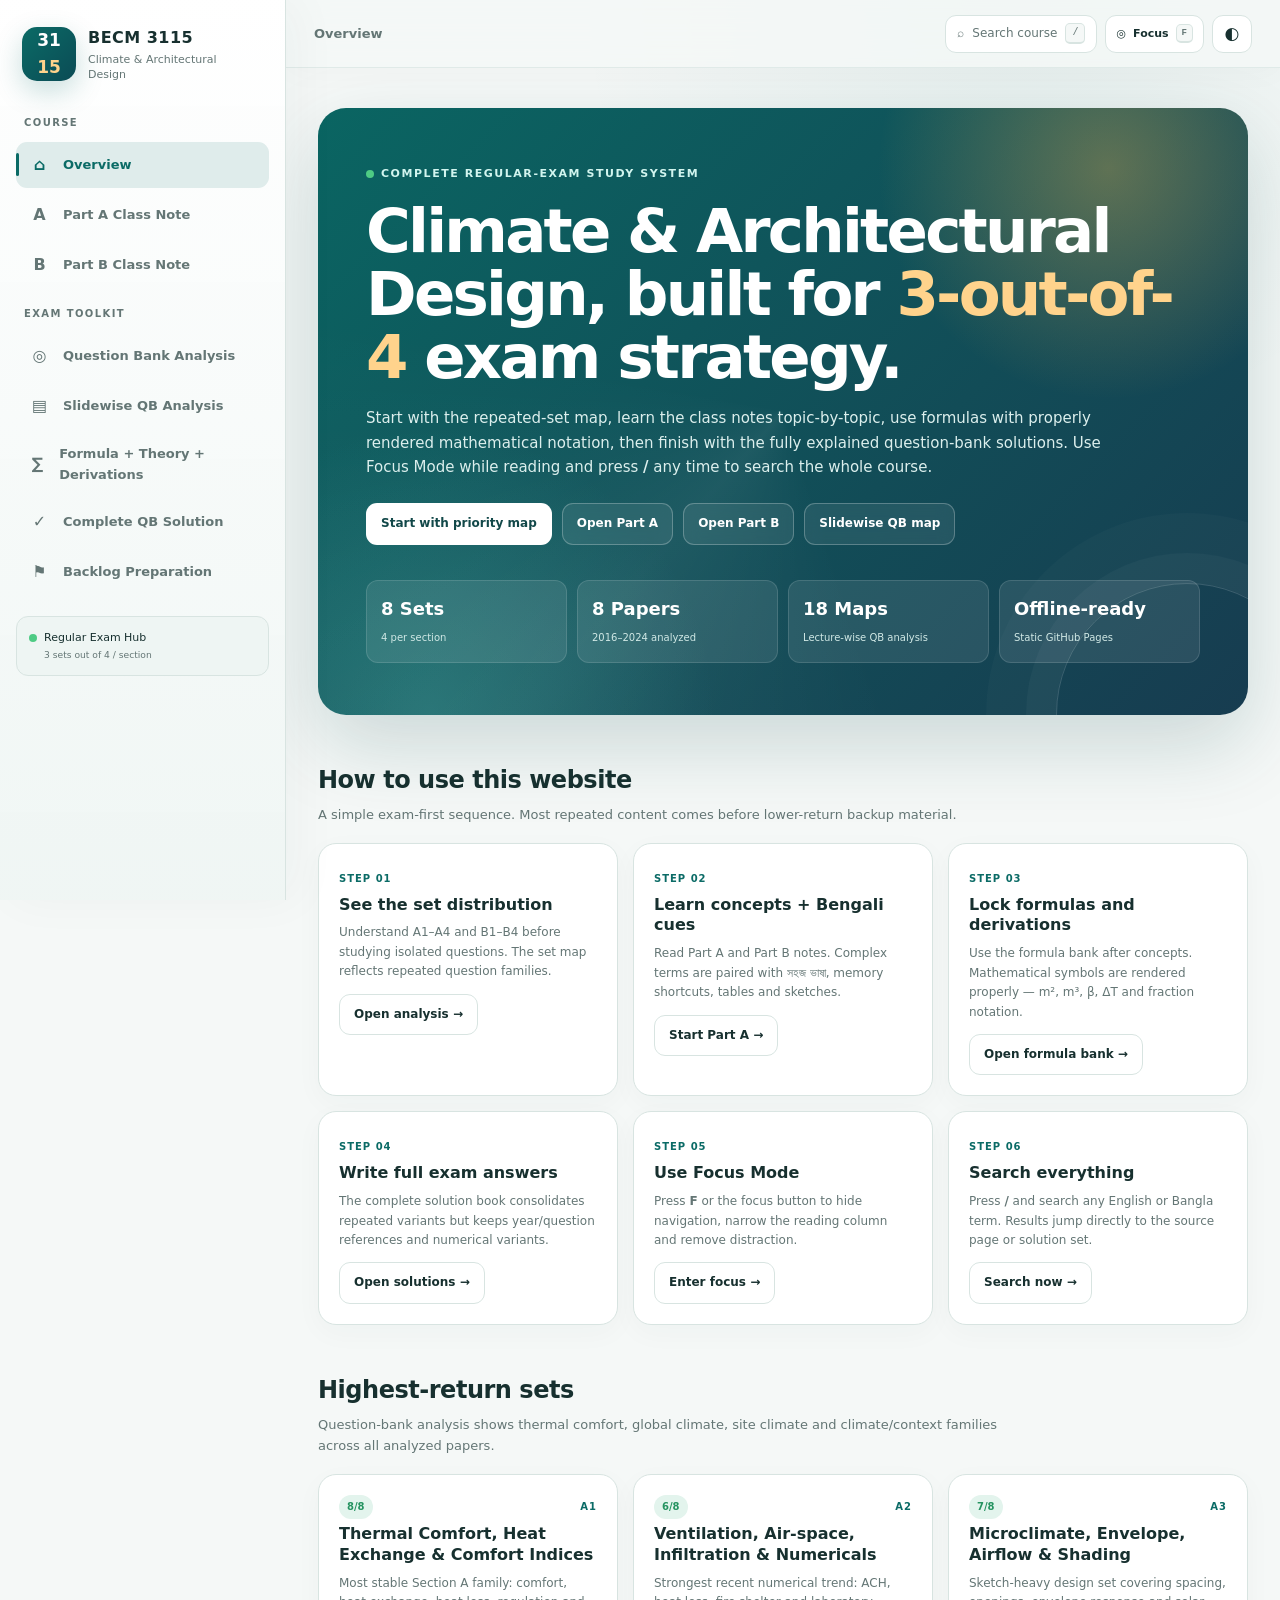
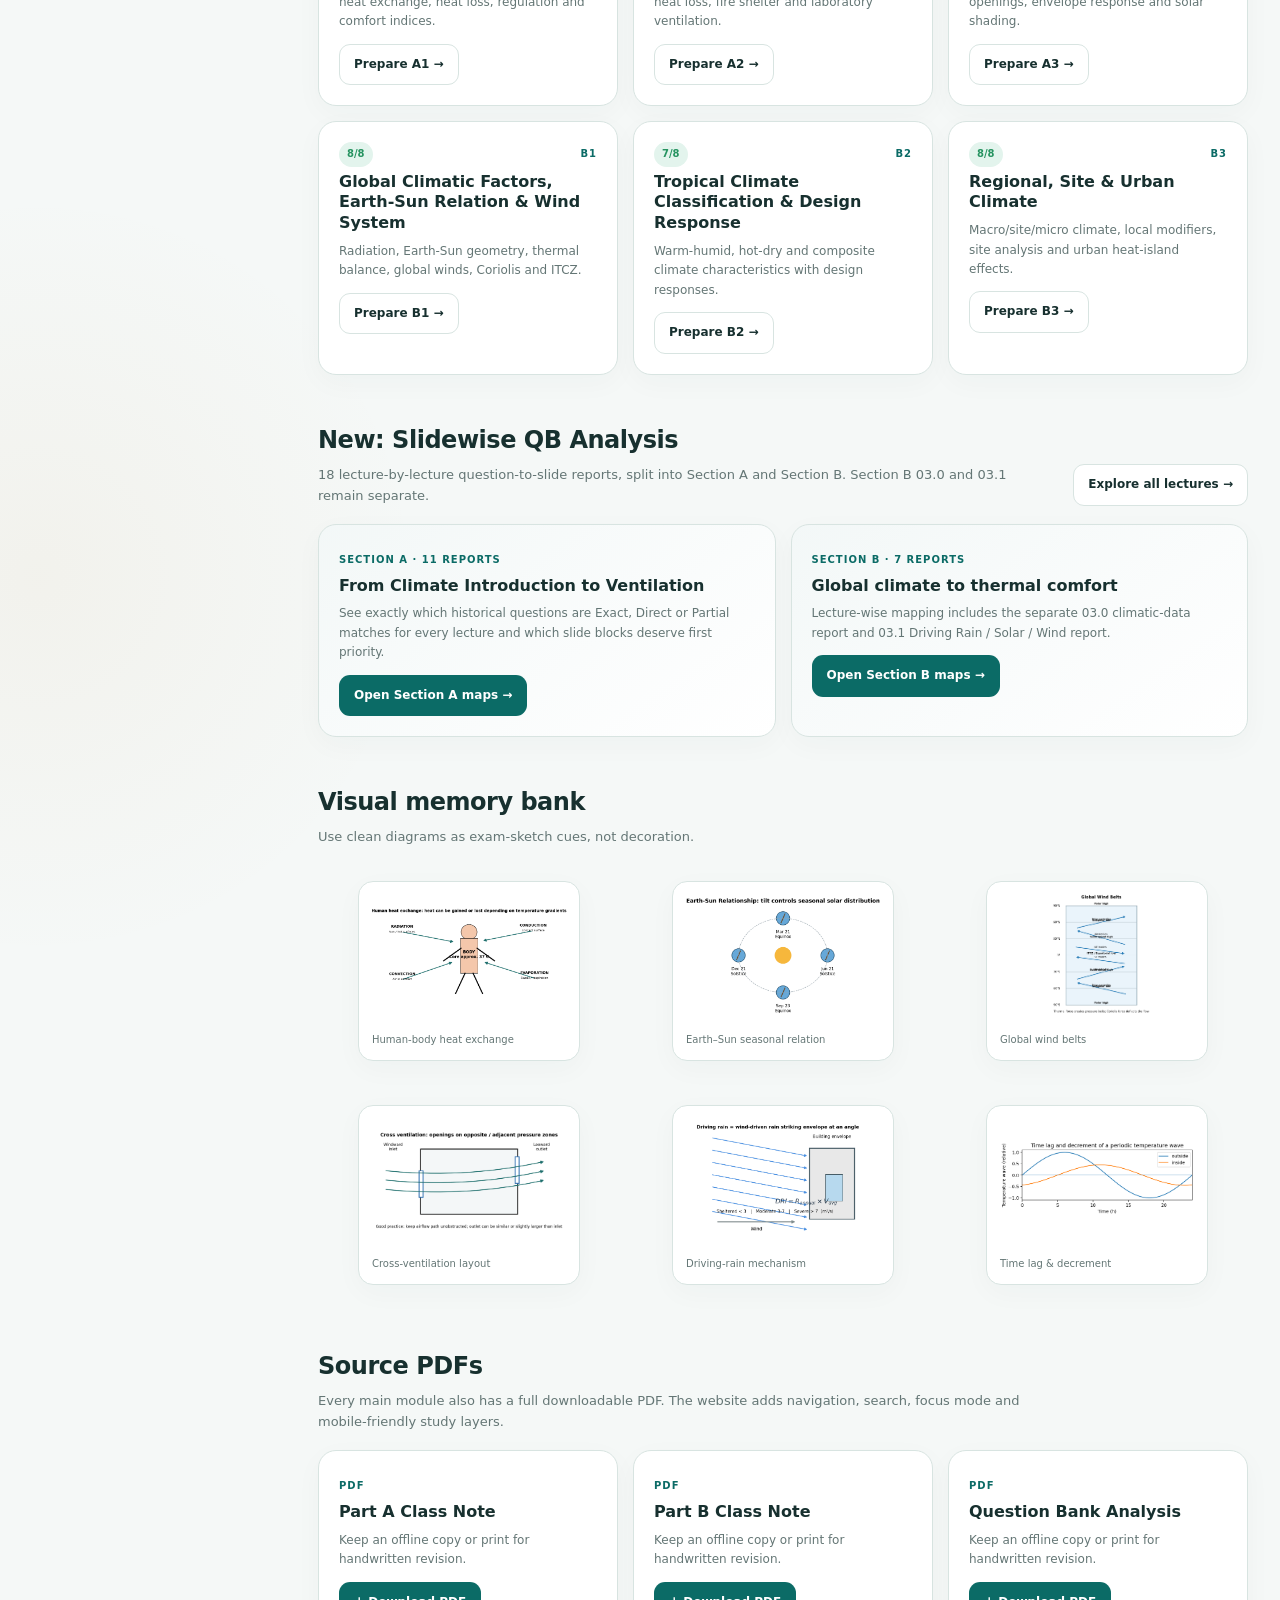
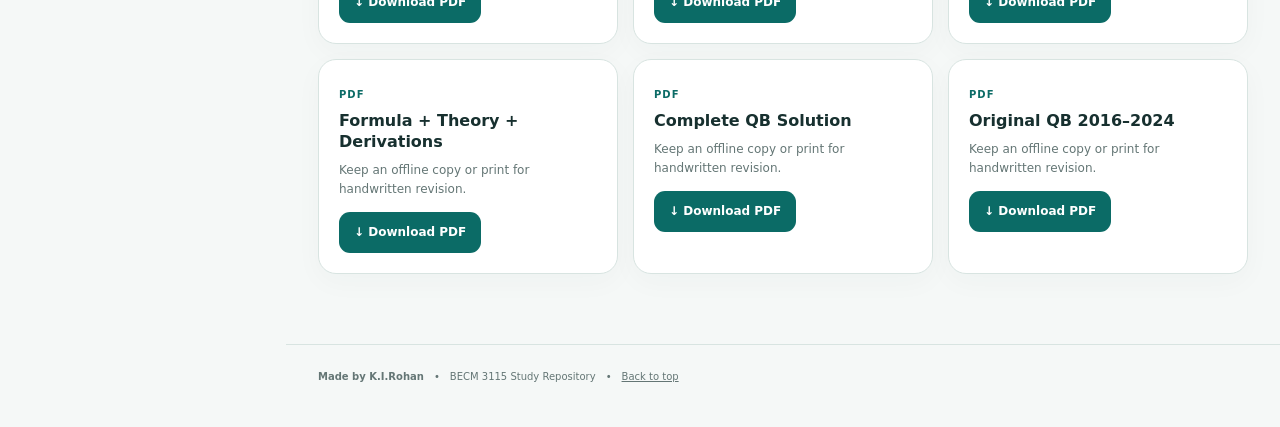
<file: index.html>
<!doctype html>
<html lang="en" data-theme="light">
<head>
<meta charset="utf-8"><meta name="viewport" content="width=device-width,initial-scale=1,viewport-fit=cover">
<meta name="theme-color" content="#0b6b66"><meta name="description" content="BECM 3115 Climate & Architectural Design — complete exam-focused learning website with class notes, set-wise and slidewise question-bank analysis, formulas, derivations and complete solutions.">
<title>BECM 3115 — Climate & Architectural Design</title>
<link rel="icon" href="assets/img/favicon.svg" type="image/svg+xml">
<link rel="manifest" href="manifest.webmanifest"><link rel="stylesheet" href="assets/css/styles.css">
</head>
<body>
<div id="appShell">
  <div id="readingProgress"></div>
  <aside class="sidebar" id="sidebar" aria-label="Course navigation">
    <a class="brand" href="#home"><span class="brandMark">31<span>15</span></span><span><b>BECM 3115</b><small>Climate & Architectural Design</small></span></a>
    <nav id="navList"></nav>
    <div class="sideFoot"><span class="pulseDot"></span><span>Regular Exam Hub</span><small>3 sets out of 4 / section</small></div>
  </aside>
  <div class="scrim" id="scrim"></div>
  <main class="main">
    <header class="topbar">
      <button class="iconBtn mobileOnly" id="menuBtn" aria-label="Open navigation">☰</button>
      <div class="crumb" id="crumb">Course Overview</div>
      <div class="topActions">
        <button class="searchBtn" id="openSearch"><span>⌕</span><span class="searchLabel">Search course</span><kbd>/</kbd></button>
        <button class="focusToggle" id="focusBtn" title="Focus mode (F)" aria-label="Toggle focus mode" aria-pressed="false"><span class="focusGlyph">◎</span><span class="focusLabel">Focus</span><kbd>F</kbd></button>
        <button class="iconBtn" id="themeBtn" title="Light/Dark mode" aria-label="Toggle theme">◐</button>
      </div>
    </header>
    <div id="view" class="view" aria-live="polite"></div>
    <footer><b>Made by K.I.Rohan</b><span>•</span><span>BECM 3115 Study Repository</span><span>•</span><a href="#home">Back to top</a></footer>
  </main>
</div>
<div class="focusDock" id="focusDock" aria-hidden="true">
  <div class="focusDockState"><span class="focusDot"></span><span><b>Focus mode</b><small>Distraction-free reading</small></span></div>
  <div class="focusDockTools">
    <button id="focusSmaller" title="Smaller reading text" aria-label="Smaller reading text">A−</button>
    <button id="focusReset" title="Reset reading text" aria-label="Reset reading text">A</button>
    <button id="focusLarger" title="Larger reading text" aria-label="Larger reading text">A+</button>
    <button id="focusSearch" title="Search course" aria-label="Search course">⌕</button>
    <button class="focusExit" id="exitFocus" title="Exit focus mode">Exit <kbd>F</kbd></button>
  </div>
</div>
<div class="searchOverlay" id="searchOverlay" hidden>
  <div class="searchPanel" role="dialog" aria-modal="true" aria-label="Course search">
    <div class="searchHead"><span>⌕</span><input id="searchInput" autocomplete="off" placeholder="Search heat balance, DRI, ventilation, KHANA…"><button id="closeSearch">Esc</button></div>
    <div class="searchMeta" id="searchMeta">Type at least 2 characters. Bengali and English terms are supported.</div>
    <div class="searchResults" id="searchResults"></div>
  </div>
</div>
<noscript><div style="padding:2rem;font-family:sans-serif">This study site needs JavaScript for search, routing and focus mode. PDFs are available inside <code>assets/pdfs/</code>.</div></noscript>
<script src="assets/js/app.js" defer></script>
</body></html>
</file>
<file: assets/css/styles.css>
:root{--bg:#f5f8f7;--surface:#fff;--surface2:#eef5f3;--text:#17302f;--muted:#647675;--line:#d8e4e1;--brand:#0b6b66;--brand2:#16857d;--gold:#b77a23;--red:#aa4e44;--navy:#183b50;--shadow:0 18px 46px rgba(15,60,57,.08);--radius:18px;--sidebar:286px;--focus-width:900px;--ease:cubic-bezier(.2,.8,.2,1)}
html[data-theme="dark"]{--bg:#0c1515;--surface:#111e1e;--surface2:#162727;--text:#e7f1ef;--muted:#98adaa;--line:#29413e;--brand:#4fc1b6;--brand2:#76d4cb;--gold:#e6ad59;--red:#dd7d73;--navy:#9cc8df;--shadow:0 18px 46px rgba(0,0,0,.28)}
*{box-sizing:border-box}html{scroll-behavior:smooth}body{margin:0;background:var(--bg);color:var(--text);font-family:Inter,ui-sans-serif,system-ui,-apple-system,"Segoe UI","Noto Sans Bengali",sans-serif;line-height:1.62;text-rendering:optimizeLegibility}a{color:inherit}button,input{font:inherit}.main{margin-left:var(--sidebar);min-height:100vh}.sidebar{position:fixed;z-index:30;inset:0 auto 0 0;width:var(--sidebar);padding:20px 16px;background:color-mix(in srgb,var(--surface) 96%,transparent);border-right:1px solid var(--line);backdrop-filter:blur(18px);overflow:auto}.brand{display:flex;align-items:center;gap:12px;text-decoration:none;padding:5px 6px 18px}.brandMark{display:grid;place-items:center;width:54px;height:54px;border-radius:15px;background:linear-gradient(135deg,var(--brand),#0b4b55);color:white;font-weight:900;font-size:17px;box-shadow:0 10px 28px rgba(11,107,102,.22)}.brandMark span{color:#ffd38c}.brand b{display:block;letter-spacing:.03em}.brand small{display:block;color:var(--muted);font-size:11px;max-width:160px;line-height:1.35;margin-top:2px}.sidebar nav{display:grid;gap:4px}.navLink{display:flex;gap:11px;align-items:center;padding:10px 11px;border-radius:11px;text-decoration:none;color:var(--muted);font-size:13px;font-weight:650;transition:.2s var(--ease)}.navLink .nicon{width:25px;text-align:center;font-size:16px}.navLink:hover{background:var(--surface2);color:var(--text);transform:translateX(2px)}.navLink.active{background:color-mix(in srgb,var(--brand) 13%,var(--surface));color:var(--brand)}.navSep{margin:14px 8px 7px;color:var(--muted);font-size:10px;font-weight:800;text-transform:uppercase;letter-spacing:.14em}.sideFoot{margin-top:22px;border:1px solid var(--line);padding:12px;border-radius:12px;background:var(--surface2);font-size:11px;display:grid;grid-template-columns:auto 1fr;gap:1px 7px;align-items:center}.sideFoot small{grid-column:2;color:var(--muted)}.pulseDot{width:8px;height:8px;background:#4ecb84;border-radius:50%;box-shadow:0 0 0 0 rgba(78,203,132,.5);animation:pulse 2s infinite}.topbar{height:68px;position:sticky;top:0;z-index:20;display:flex;align-items:center;justify-content:space-between;padding:0 28px;background:color-mix(in srgb,var(--bg) 82%,transparent);border-bottom:1px solid color-mix(in srgb,var(--line) 70%,transparent);backdrop-filter:blur(18px)}.crumb{font-size:13px;font-weight:750;color:var(--muted)}.topActions{display:flex;gap:8px;align-items:center}.iconBtn,.searchBtn{border:1px solid var(--line);background:var(--surface);color:var(--text);border-radius:11px;min-height:38px;cursor:pointer;transition:.2s var(--ease)}.iconBtn{width:40px;font-size:17px}.iconBtn:hover,.searchBtn:hover{transform:translateY(-1px);box-shadow:var(--shadow);border-color:color-mix(in srgb,var(--brand) 35%,var(--line))}.searchBtn{padding:0 11px;display:flex;gap:8px;align-items:center;color:var(--muted);font-size:12px}.searchBtn kbd{font-size:10px;border:1px solid var(--line);border-bottom-width:2px;padding:1px 6px;border-radius:5px;background:var(--bg)}.view{max-width:1280px;margin:0 auto;padding:40px 32px 70px;animation:fade .35s var(--ease)}.hero{position:relative;overflow:hidden;padding:52px 48px;border-radius:28px;background:radial-gradient(circle at 85% 10%,rgba(240,180,77,.35),transparent 24%),radial-gradient(circle at 12% 100%,rgba(73,188,174,.28),transparent 28%),linear-gradient(135deg,#0a6562,#173c50);color:white;box-shadow:0 30px 80px rgba(10,70,70,.18)}.hero:after{content:"";position:absolute;width:260px;height:260px;border:1px solid rgba(255,255,255,.16);border-radius:50%;right:-70px;bottom:-130px;box-shadow:0 0 0 30px rgba(255,255,255,.03),0 0 0 70px rgba(255,255,255,.02)}.eyebrow{display:inline-flex;align-items:center;gap:7px;font-size:11px;text-transform:uppercase;letter-spacing:.14em;font-weight:850;color:#d2f5ef}.hero h1{font-size:clamp(32px,5vw,61px);line-height:1.03;letter-spacing:-.045em;margin:14px 0 18px;max-width:830px}.hero p{max-width:760px;color:#dcefed;font-size:15px}.heroActions,.pageActions{display:flex;gap:10px;flex-wrap:wrap;margin-top:24px}.btn{display:inline-flex;align-items:center;justify-content:center;gap:8px;border-radius:11px;padding:10px 14px;border:1px solid transparent;text-decoration:none;font-weight:750;font-size:12px;cursor:pointer;transition:.2s var(--ease)}.btn.primary{background:white;color:#124849}.btn.secondary{background:rgba(255,255,255,.08);color:white;border-color:rgba(255,255,255,.25)}.btn.brand{background:var(--brand);color:#fff}.btn.ghost{background:var(--surface);border-color:var(--line);color:var(--text)}.btn:hover{transform:translateY(-2px);box-shadow:0 12px 30px rgba(0,0,0,.12)}.heroStats{display:grid;grid-template-columns:repeat(4,minmax(0,1fr));gap:10px;margin-top:35px;max-width:850px}.heroStat{padding:13px 14px;background:rgba(255,255,255,.09);border:1px solid rgba(255,255,255,.13);border-radius:12px}.heroStat b{display:block;font-size:18px}.heroStat span{font-size:10px;color:#d0e8e5}.sectionHead{display:flex;gap:18px;justify-content:space-between;align-items:end;margin:46px 0 18px}.sectionHead h2{font-size:24px;letter-spacing:-.02em;margin:0}.sectionHead p{margin:4px 0 0;color:var(--muted);font-size:13px;max-width:720px}.grid{display:grid;grid-template-columns:repeat(3,minmax(0,1fr));gap:15px}.grid.two{grid-template-columns:repeat(2,minmax(0,1fr))}.card{border:1px solid var(--line);background:var(--surface);border-radius:var(--radius);padding:20px;box-shadow:0 8px 30px rgba(13,60,57,.035);transition:.25s var(--ease);position:relative;overflow:hidden}.card:hover{transform:translateY(-3px);box-shadow:var(--shadow);border-color:color-mix(in srgb,var(--brand) 32%,var(--line))}.card h3{margin:5px 0 8px;font-size:16px;line-height:1.3}.card p{font-size:12px;color:var(--muted);margin:0 0 12px}.card .mini{font-size:10px;text-transform:uppercase;letter-spacing:.1em;color:var(--brand);font-weight:850}.badge{display:inline-flex;align-items:center;padding:4px 8px;border-radius:999px;background:var(--surface2);color:var(--muted);font-size:10px;font-weight:800}.badge.s{background:color-mix(in srgb,#36b37e 14%,var(--surface));color:#259360}.badge.a{background:color-mix(in srgb,var(--gold) 15%,var(--surface));color:var(--gold)}.cardRow{display:flex;justify-content:space-between;gap:10px;align-items:center}.priorityStrip{height:4px;position:absolute;inset:0 0 auto;background:linear-gradient(90deg,var(--brand),#69c6b9,var(--gold))}.note{padding:15px 17px;border:1px solid color-mix(in srgb,var(--gold) 35%,var(--line));border-left:4px solid var(--gold);background:color-mix(in srgb,var(--gold) 7%,var(--surface));border-radius:12px;font-size:12px}.note strong{color:var(--gold)}.pageHero{display:grid;grid-template-columns:1fr auto;gap:20px;align-items:center;border-bottom:1px solid var(--line);padding-bottom:24px}.pageHero h1{font-size:clamp(28px,4vw,44px);margin:4px 0 8px;line-height:1.1;letter-spacing:-.035em}.pageHero p{color:var(--muted);max-width:760px;margin:0}.pageHero .tag{color:var(--brand);font-size:11px;font-weight:850;text-transform:uppercase;letter-spacing:.12em}.toc{display:flex;gap:8px;flex-wrap:wrap;margin:22px 0}.toc a,.setTab{padding:7px 10px;border:1px solid var(--line);background:var(--surface);border-radius:9px;text-decoration:none;font-size:11px;color:var(--muted);font-weight:700;cursor:pointer}.toc a:hover,.setTab:hover,.setTab.active{color:var(--brand);border-color:var(--brand);background:color-mix(in srgb,var(--brand) 7%,var(--surface))}.topicList{display:grid;gap:14px}.topic{display:grid;grid-template-columns:100px 1fr 190px;gap:18px;align-items:center;padding:18px;border:1px solid var(--line);background:var(--surface);border-radius:16px}.topicNum{font-size:34px;font-weight:900;color:color-mix(in srgb,var(--brand) 35%,var(--muted));letter-spacing:-.05em}.topic h3{margin:0 0 4px;font-size:16px}.topic p{margin:0;color:var(--muted);font-size:12px}.topic img{width:100%;height:100px;object-fit:contain;border-radius:10px;background:var(--surface2)}.formulaGrid{display:grid;grid-template-columns:repeat(2,minmax(0,1fr));gap:14px}.formulaCard{padding:18px;border:1px solid var(--line);border-radius:15px;background:var(--surface)}.formulaCard h3{font-size:14px;margin:0}.formulaCard math{font-size:1.35rem;margin:14px 0;color:var(--navy);overflow:auto;max-width:100%}.formulaCard p{font-size:11px;color:var(--muted);margin:0}.status{font-size:9px;font-weight:900;letter-spacing:.1em;padding:3px 7px;border-radius:99px;background:var(--surface2);color:var(--brand)}.dataTable{width:100%;border-collapse:separate;border-spacing:0;overflow:hidden;border:1px solid var(--line);border-radius:13px;background:var(--surface);font-size:12px}.dataTable th,.dataTable td{padding:10px 12px;border-bottom:1px solid var(--line);text-align:left}.dataTable th{background:var(--navy);color:var(--bg);font-size:10px;text-transform:uppercase;letter-spacing:.08em}.dataTable tr:last-child td{border-bottom:0}.dataTable td.num{font-variant-numeric:tabular-nums}.paperReader{margin-top:18px;display:grid;gap:16px}.paperPage{border:1px solid var(--line);border-radius:16px;background:var(--surface);overflow:hidden;scroll-margin-top:88px}.paperHead{display:flex;justify-content:space-between;align-items:center;padding:11px 15px;border-bottom:1px solid var(--line);background:var(--surface2)}.paperHead b{font-size:12px}.paperHead span{font-size:10px;color:var(--muted)}.paperText{margin:0;padding:18px;font-family:"Noto Sans Bengali",Inter,system-ui,sans-serif;font-size:12px;line-height:1.58;white-space:pre-wrap;overflow-wrap:anywhere;color:var(--text)}.readerControls{display:flex;gap:9px;flex-wrap:wrap;align-items:center;margin:18px 0}.readerControls select,.readerControls input{border:1px solid var(--line);border-radius:9px;background:var(--surface);color:var(--text);padding:8px 10px;font-size:11px}.diagramGrid{display:grid;grid-template-columns:repeat(3,minmax(0,1fr));gap:12px}.diagram{border:1px solid var(--line);border-radius:15px;background:var(--surface);padding:10px}.diagram img{width:100%;aspect-ratio:16/10;object-fit:contain;background:white;border-radius:10px}.diagram figcaption{font-size:10px;color:var(--muted);padding:7px 3px 2px}.backlogTimeline{display:grid;grid-template-columns:repeat(7,minmax(0,1fr));gap:8px}.day{border:1px solid var(--line);border-radius:12px;background:var(--surface);padding:12px;min-height:154px}.day b{display:block;font-size:11px;color:var(--brand);margin-bottom:6px}.day h4{font-size:12px;margin:0 0 5px}.day p{font-size:10px;color:var(--muted);margin:0}.checklist{display:grid;gap:8px}.check{display:flex;gap:10px;align-items:flex-start;border:1px solid var(--line);background:var(--surface);padding:11px 13px;border-radius:11px;font-size:12px}.check input{accent-color:var(--brand);margin-top:3px}.check.done{opacity:.55;text-decoration:line-through}.searchOverlay{position:fixed;z-index:100;inset:0;background:rgba(5,22,21,.58);backdrop-filter:blur(8px);padding:9vh 16px}.searchPanel{max-width:820px;margin:auto;border:1px solid var(--line);background:var(--surface);border-radius:18px;box-shadow:0 35px 100px rgba(0,0,0,.28);overflow:hidden}.searchHead{display:flex;align-items:center;gap:10px;padding:12px 14px;border-bottom:1px solid var(--line)}.searchHead input{flex:1;border:0;outline:0;background:transparent;color:var(--text);font-size:16px}.searchHead button{border:1px solid var(--line);background:var(--bg);color:var(--muted);border-radius:7px;padding:4px 8px;font-size:10px}.searchMeta{padding:8px 15px;color:var(--muted);font-size:10px;background:var(--surface2)}.searchResults{max-height:60vh;overflow:auto;padding:8px}.searchResult{display:block;text-decoration:none;padding:11px 12px;border-radius:10px}.searchResult:hover{background:var(--surface2)}.searchResult b{font-size:12px}.searchResult small{display:block;color:var(--brand);font-size:9px;font-weight:800;text-transform:uppercase;letter-spacing:.08em}.searchResult p{font-size:10px;color:var(--muted);margin:4px 0 0}.searchMark{background:color-mix(in srgb,var(--gold) 35%,transparent);color:inherit;border-radius:2px}.focusMode .sidebar,.focusMode .scrim{display:none!important}.focusMode .main{margin-left:0}.focusMode .view{max-width:var(--focus-width)}.focusMode .searchLabel,.focusMode .crumb{display:none}.focusMode .topbar{justify-content:flex-end}.mobileOnly{display:none}.scrim{display:none}footer{max-width:1280px;margin:0 auto;padding:24px 32px 42px;border-top:1px solid var(--line);color:var(--muted);font-size:10px;display:flex;gap:10px;flex-wrap:wrap}#readingProgress{position:fixed;z-index:60;left:0;top:0;height:2px;width:0;background:linear-gradient(90deg,var(--brand),var(--gold));transition:width .08s linear}.reveal{opacity:0;transform:translateY(12px);transition:.5s var(--ease)}.reveal.in{opacity:1;transform:none}@keyframes fade{from{opacity:.4;transform:translateY(4px)}to{opacity:1;transform:none}}@keyframes pulse{70%{box-shadow:0 0 0 8px rgba(78,203,132,0)}100%{box-shadow:0 0 0 0 rgba(78,203,132,0)}}
@media(max-width:1050px){.grid{grid-template-columns:repeat(2,minmax(0,1fr))}.heroStats{grid-template-columns:repeat(2,minmax(0,1fr))}.backlogTimeline{grid-template-columns:repeat(4,minmax(0,1fr))}.topic{grid-template-columns:72px 1fr}.topic img{display:none}.diagramGrid{grid-template-columns:repeat(2,minmax(0,1fr))}}
@media(max-width:820px){:root{--sidebar:280px}.main{margin-left:0}.sidebar{transform:translateX(-105%);transition:.25s var(--ease);box-shadow:20px 0 60px rgba(0,0,0,.16)}body.menuOpen .sidebar{transform:none}.scrim{position:fixed;z-index:25;inset:0;background:rgba(0,0,0,.38)}body.menuOpen .scrim{display:block}.mobileOnly{display:inline-grid;place-items:center}.topbar{padding:0 15px}.view{padding:28px 16px 55px}.hero{padding:38px 24px}.hero h1{font-size:37px}.pageHero{grid-template-columns:1fr}.pageActions{margin-top:4px}.grid,.grid.two,.formulaGrid{grid-template-columns:1fr}.backlogTimeline{grid-template-columns:repeat(2,minmax(0,1fr))}.searchLabel{display:none}.searchBtn kbd{display:none}.topic{grid-template-columns:56px 1fr;padding:14px}.topicNum{font-size:25px}.diagramGrid{grid-template-columns:1fr}.paperText{font-size:11px;padding:14px}footer{padding:20px 16px 35px}}
@media(max-width:480px){.heroStats{grid-template-columns:1fr 1fr}.heroStat b{font-size:15px}.hero{border-radius:20px}.backlogTimeline{grid-template-columns:1fr}.crumb{max-width:120px;white-space:nowrap;overflow:hidden;text-overflow:ellipsis}.searchOverlay{padding:5vh 8px}.sectionHead{align-items:start;flex-direction:column}.formulaCard math{font-size:1.08rem}}
@media(prefers-reduced-motion:reduce){*,*:before,*:after{animation:none!important;transition:none!important;scroll-behavior:auto!important}.reveal{opacity:1;transform:none}}
@media print{.sidebar,.topbar,.searchOverlay,#readingProgress,.pageActions,.readerControls,footer{display:none!important}.main{margin:0}.view{max-width:none;padding:0}.card,.paperPage,.formulaCard{box-shadow:none;break-inside:avoid}.hero{color:#111;background:white;border:1px solid #ccc}}


/* ===== 2026 Modern Study UI Upgrade ===== */
:root{--reader-scale:1;--violet:#6d5bd0;--cyan:#2aa9a1;--focus-bg:#f8fbfa}
html[data-theme="dark"]{--focus-bg:#0a1111}
body{background-image:radial-gradient(circle at 80% 0%,color-mix(in srgb,var(--brand) 7%,transparent),transparent 28rem),radial-gradient(circle at 3% 60%,color-mix(in srgb,var(--gold) 5%,transparent),transparent 24rem)}
.sidebar{background:linear-gradient(180deg,color-mix(in srgb,var(--surface) 98%,transparent),color-mix(in srgb,var(--surface2) 92%,var(--surface)));box-shadow:12px 0 45px rgba(12,55,52,.035)}
.navLink{position:relative}.navLink.active:before{content:"";position:absolute;left:0;top:25%;height:50%;width:3px;border-radius:9px;background:var(--brand)}
.topbar{box-shadow:0 6px 30px rgba(13,60,57,.025)}
.focusToggle{display:inline-flex;align-items:center;gap:7px;height:38px;padding:0 10px;border:1px solid var(--line);background:var(--surface);color:var(--text);border-radius:11px;cursor:pointer;font-size:11px;font-weight:800;transition:.2s var(--ease)}
.focusToggle:hover,.focusToggle.active{transform:translateY(-1px);border-color:color-mix(in srgb,var(--brand) 45%,var(--line));background:color-mix(in srgb,var(--brand) 8%,var(--surface));color:var(--brand)}
.focusToggle kbd{font-size:9px;border:1px solid var(--line);border-bottom-width:2px;border-radius:5px;padding:1px 5px;background:var(--bg);color:var(--muted)}
.hero{isolation:isolate}.hero:before{content:"";position:absolute;inset:-50%;z-index:-1;background:conic-gradient(from 160deg at 50% 50%,transparent,rgba(255,255,255,.06),transparent 34%);animation:heroGlow 14s linear infinite}.heroActions .btn{backdrop-filter:blur(8px)}
.pageHero{padding:28px 30px;margin-bottom:18px;border:1px solid var(--line);border-radius:22px;background:linear-gradient(145deg,color-mix(in srgb,var(--surface) 97%,var(--brand)),var(--surface));box-shadow:0 18px 55px rgba(13,60,57,.055)}
.card,.topic,.formulaCard,.paperPage,.diagram{box-shadow:0 8px 28px rgba(13,60,57,.032)}
.featureCard{background:linear-gradient(145deg,color-mix(in srgb,var(--brand) 5%,var(--surface)),var(--surface))}
.slidewiseTabs{display:flex;gap:8px;flex-wrap:wrap;margin:22px 0}.slidewiseTabs a{display:inline-flex;align-items:center;gap:8px;padding:9px 12px;border:1px solid var(--line);border-radius:999px;background:var(--surface);text-decoration:none;color:var(--muted);font-size:11px;font-weight:800}.slidewiseTabs a span{display:grid;place-items:center;min-width:22px;height:22px;padding:0 5px;border-radius:999px;background:var(--surface2);font-size:9px}.slidewiseTabs a:hover,.slidewiseTabs a.active{color:var(--brand);border-color:color-mix(in srgb,var(--brand) 48%,var(--line));background:color-mix(in srgb,var(--brand) 7%,var(--surface))}
.sectionBand{margin-top:34px;scroll-margin-top:85px}.sectionBandHead{display:flex;justify-content:space-between;gap:20px;align-items:end;margin-bottom:14px;padding:0 3px}.sectionBandHead span{font-size:10px;letter-spacing:.13em;text-transform:uppercase;color:var(--brand);font-weight:900}.sectionBandHead h2{font-size:26px;margin:3px 0 0}.sectionBandHead p{max-width:620px;margin:0;color:var(--muted);font-size:12px;text-align:right}
.lectureGrid{display:grid;grid-template-columns:repeat(2,minmax(0,1fr));gap:14px}.lectureCard{position:relative;overflow:hidden;border:1px solid var(--line);border-radius:18px;background:var(--surface);padding:18px;box-shadow:0 10px 34px rgba(13,60,57,.04);transition:.25s var(--ease)}.lectureCard:after{content:"";position:absolute;right:-40px;top:-55px;width:130px;height:130px;border-radius:50%;background:color-mix(in srgb,var(--brand) 5%,transparent);pointer-events:none}.lectureCard:hover{transform:translateY(-3px);box-shadow:var(--shadow);border-color:color-mix(in srgb,var(--brand) 36%,var(--line))}.lectureTop{display:grid;grid-template-columns:58px 1fr;gap:12px;align-items:start}.lectureNo{display:grid;place-items:center;width:54px;height:54px;border-radius:15px;background:linear-gradient(135deg,color-mix(in srgb,var(--brand) 16%,var(--surface)),color-mix(in srgb,var(--brand) 6%,var(--surface)));border:1px solid color-mix(in srgb,var(--brand) 20%,var(--line));font-size:19px;font-weight:950;color:var(--brand);letter-spacing:-.04em}.lectureCard h3{font-size:16px;margin:5px 0 0;line-height:1.3}.lectureCard>p{font-size:11px;color:var(--muted);display:-webkit-box;-webkit-line-clamp:3;-webkit-box-orient:vertical;overflow:hidden;min-height:53px}.signal{display:inline-flex;align-items:center;padding:3px 7px;border-radius:999px;font-size:8px;text-transform:uppercase;letter-spacing:.09em;font-weight:900}.signal.hot{background:color-mix(in srgb,#e35d56 13%,var(--surface));color:#c8453f}.signal.very{background:color-mix(in srgb,var(--gold) 14%,var(--surface));color:var(--gold)}.signal.high{background:color-mix(in srgb,var(--brand) 12%,var(--surface));color:var(--brand)}.signal.support{background:var(--surface2);color:var(--muted)}
.lectureStats{display:grid;grid-template-columns:repeat(3,1fr);gap:7px;margin:13px 0}.lectureStats span{display:block;padding:8px;border-radius:10px;background:var(--surface2);font-size:9px;color:var(--muted)}.lectureStats b{display:block;font-size:13px;color:var(--text)}.matchBar{display:flex;height:7px;border-radius:999px;overflow:hidden;background:var(--surface2);margin-top:9px}.matchBar span.exact{background:#31a46c}.matchBar span.direct{background:#3c82d6}.matchBar span.partial{background:#d39942}.matchLegend{display:flex;gap:10px;flex-wrap:wrap;margin-top:6px;font-size:8px;color:var(--muted)}.matchLegend span{display:inline-flex;gap:4px;align-items:center}.matchLegend i{width:7px;height:7px;border-radius:50%}.matchLegend i.exact{background:#31a46c}.matchLegend i.direct{background:#3c82d6}.matchLegend i.partial{background:#d39942}.lectureActions{display:flex;gap:8px;margin-top:14px;flex-wrap:wrap}
.metricGrid{display:grid;grid-template-columns:repeat(4,minmax(0,1fr));gap:10px;margin:18px 0}.metricGrid article{border:1px solid var(--line);background:var(--surface);border-radius:14px;padding:14px}.metricGrid span{display:block;color:var(--muted);font-size:9px;text-transform:uppercase;letter-spacing:.08em;font-weight:800}.metricGrid b{font-size:25px;letter-spacing:-.04em;color:var(--brand)}.analysisPanel{display:grid;grid-template-columns:1fr 1fr;gap:22px;align-items:center;border:1px solid var(--line);background:linear-gradient(145deg,var(--surface),color-mix(in srgb,var(--brand) 4%,var(--surface)));padding:20px;border-radius:16px;margin:14px 0}.analysisPanel h2{margin:6px 0 4px;font-size:18px}.analysisPanel p{margin:0;color:var(--muted);font-size:11px}.slideReportText{font-size:calc(12px * var(--reader-scale));line-height:1.63}
.focusDock{display:none;position:fixed;z-index:90;top:12px;left:50%;transform:translateX(-50%);width:min(760px,calc(100% - 24px));align-items:center;justify-content:space-between;gap:16px;padding:9px 10px 9px 13px;border:1px solid color-mix(in srgb,var(--brand) 30%,var(--line));border-radius:15px;background:color-mix(in srgb,var(--surface) 91%,transparent);box-shadow:0 18px 55px rgba(0,0,0,.14);backdrop-filter:blur(18px)}.focusDockState{display:flex;align-items:center;gap:8px}.focusDockState b{display:block;font-size:10px}.focusDockState small{display:block;font-size:8px;color:var(--muted)}.focusDot{width:8px;height:8px;border-radius:50%;background:#45c37b;box-shadow:0 0 0 5px color-mix(in srgb,#45c37b 12%,transparent)}.focusDockTools{display:flex;align-items:center;gap:5px}.focusDockTools button{height:31px;min-width:32px;border:1px solid var(--line);border-radius:8px;background:var(--surface);color:var(--text);font-size:10px;font-weight:800;cursor:pointer}.focusDockTools button:hover{border-color:var(--brand);color:var(--brand)}.focusDockTools .focusExit{padding:0 9px;background:var(--brand);color:#fff;border-color:var(--brand)}.focusDock kbd{font-size:8px;opacity:.8}
body.focusMode{background-color:var(--focus-bg)}body.focusMode .sidebar,body.focusMode .scrim,body.focusMode .topbar,body.focusMode footer{display:none!important}body.focusMode .main{margin-left:0}body.focusMode .view{max-width:960px;padding-top:76px}body.focusMode .focusDock{display:flex}body.focusMode .hero{border-radius:18px}body.focusMode .paperText{font-size:calc(13px * var(--reader-scale));line-height:1.72}body.focusMode .paperPage{border-radius:12px}body.focusMode #readingProgress{height:3px}
@keyframes heroGlow{to{transform:rotate(1turn)}}
@media(max-width:820px){.focusToggle{width:40px;padding:0;justify-content:center}.focusToggle .focusLabel,.focusToggle kbd{display:none}.lectureGrid{grid-template-columns:1fr}.sectionBandHead{align-items:start;flex-direction:column}.sectionBandHead p{text-align:left}.metricGrid{grid-template-columns:repeat(2,1fr)}.analysisPanel{grid-template-columns:1fr}.pageHero{padding:22px}.focusDock{top:auto;bottom:12px}.focusDockState small{display:none}body.focusMode .view{padding-top:24px;padding-bottom:88px}.slidewiseTabs{position:sticky;top:68px;z-index:10;padding:8px 0;background:color-mix(in srgb,var(--bg) 90%,transparent);backdrop-filter:blur(12px)}}
@media(max-width:480px){.focusDockState span:last-child{display:none}.focusDock{justify-content:center}.focusDockTools{width:100%;justify-content:center}.metricGrid{grid-template-columns:1fr 1fr}.lectureTop{grid-template-columns:48px 1fr}.lectureNo{width:44px;height:44px;font-size:16px}.lectureStats{grid-template-columns:1fr 1fr 1fr}.slidewiseTabs a{flex:1;justify-content:center}.pageHero{border-radius:17px}.sectionBandHead h2{font-size:22px}}
@media(prefers-reduced-motion:reduce){.hero:before{animation:none!important}}

/* ===== PDF-faithful Slidewise Report Viewer ===== */
:root{--report-zoom:100%}
body.wideReport .view{max-width:1440px}
.reportSectionHead{margin-bottom:12px}
.slideReportViewer{margin-top:12px;scroll-margin-top:82px}
.reportToolbar{position:sticky;top:76px;z-index:14;display:flex;align-items:center;justify-content:space-between;gap:16px;margin:0 0 14px;padding:10px 12px;border:1px solid color-mix(in srgb,var(--brand) 24%,var(--line));border-radius:14px;background:color-mix(in srgb,var(--surface) 94%,transparent);box-shadow:0 10px 32px rgba(12,55,52,.08);backdrop-filter:blur(16px)}
.reportToolbarTitle{display:flex;align-items:center;gap:10px;min-width:0}.reportToolbarTitle b{display:block;font-size:11px}.reportToolbarTitle small{display:block;color:var(--muted);font-size:9px;white-space:nowrap;overflow:hidden;text-overflow:ellipsis;max-width:520px}.pdfFaithfulDot{width:9px;height:9px;border-radius:50%;background:#31a46c;box-shadow:0 0 0 5px color-mix(in srgb,#31a46c 13%,transparent);flex:0 0 auto}
.reportToolbarActions{display:flex;align-items:center;gap:6px;flex-wrap:wrap;justify-content:flex-end}.reportModeBtn{display:inline-flex;align-items:center;justify-content:center;min-height:32px;padding:0 9px;border:1px solid var(--line);border-radius:8px;background:var(--surface);color:var(--muted);font:inherit;font-size:9px;font-weight:850;text-decoration:none;cursor:pointer;transition:.18s var(--ease)}.reportModeBtn:hover,.reportModeBtn.active{color:var(--brand);border-color:color-mix(in srgb,var(--brand) 50%,var(--line));background:color-mix(in srgb,var(--brand) 7%,var(--surface))}
.reportVisualPages{display:grid;gap:22px}.reportPageVisual{margin:0;border:1px solid var(--line);border-radius:15px;overflow:hidden;background:color-mix(in srgb,var(--surface2) 82%,#dbe3e2);box-shadow:0 16px 42px rgba(5,28,27,.08);scroll-margin-top:132px}.reportPageMeta{display:flex;align-items:center;justify-content:space-between;gap:10px;padding:8px 11px;border-bottom:1px solid var(--line);background:var(--surface)}.reportPageMeta b{font-size:9px;color:var(--muted);letter-spacing:.025em}.reportPageMeta button{border:0;background:transparent;color:var(--brand);font:inherit;font-size:9px;font-weight:850;cursor:pointer;padding:3px 5px;border-radius:6px}.reportPageMeta button:hover{background:color-mix(in srgb,var(--brand) 8%,var(--surface))}
.reportImageViewport{overflow:auto;padding:12px;background:linear-gradient(135deg,color-mix(in srgb,var(--line) 55%,#eef2f1),color-mix(in srgb,var(--surface2) 68%,#d9e1e0));overscroll-behavior:contain}.reportPageImage{display:block;width:100%;height:auto;margin:0 auto;background:#fff;box-shadow:0 8px 22px rgba(0,0,0,.11);border-radius:2px;image-rendering:auto}.slideReportViewer[data-view="detail"] .reportPageImage{width:max(1050px,var(--report-zoom));max-width:none}.slideReportViewer[data-view="detail"] .reportImageViewport{cursor:grab}.slideReportViewer[data-view="fit"] .reportPageImage{max-width:100%}
.reportTranscript{margin:26px 0 0;border:1px solid var(--line);border-radius:14px;background:var(--surface);overflow:hidden}.reportTranscript>summary{cursor:pointer;padding:12px 14px;font-size:10px;font-weight:850;color:var(--muted);background:var(--surface2);user-select:none}.reportTranscript[open]>summary{color:var(--brand);border-bottom:1px solid var(--line)}.reportTranscriptNote{margin:14px 14px 0;padding:10px 12px;border-radius:10px;background:color-mix(in srgb,var(--brand) 6%,var(--surface));color:var(--muted);font-size:10px}.slideReportTextReader{padding:0 14px 14px}.slideReportTextReader .paperPage{box-shadow:none}
.reportLightbox[hidden]{display:none}.reportLightbox{position:fixed;z-index:150;inset:0;background:rgba(3,15,15,.88);backdrop-filter:blur(10px);display:grid;grid-template-rows:auto 1fr}.reportLightboxBar{display:flex;align-items:center;gap:12px;padding:10px 14px;background:rgba(7,28,27,.96);color:#fff;border-bottom:1px solid rgba(255,255,255,.14)}.reportLightboxBar b{font-size:11px}.reportLightboxBar span{font-size:9px;color:#b9ccca;margin-right:auto}.reportLightboxBar button{border:1px solid rgba(255,255,255,.22);border-radius:8px;background:rgba(255,255,255,.08);color:#fff;padding:6px 9px;font:inherit;font-size:9px;font-weight:850;cursor:pointer}.reportLightboxStage{overflow:auto;padding:20px;display:flex;align-items:flex-start;justify-content:center}.reportLightboxStage img{display:block;width:max(1300px,92vw);height:auto;max-width:none;background:#fff;box-shadow:0 22px 70px rgba(0,0,0,.45)}body.reportModalOpen{overflow:hidden}
body.focusMode.wideReport .view{max-width:1320px;padding-top:76px}body.focusMode.wideReport .reportToolbar{top:70px}body.focusMode.wideReport .reportPageVisual{border-radius:10px}body.focusMode.wideReport .reportImageViewport{padding:8px}
@media(max-width:820px){body.wideReport .view{padding-left:10px;padding-right:10px}.reportToolbar{top:68px;align-items:flex-start;flex-direction:column;gap:8px}.reportToolbarTitle small{max-width:78vw}.reportToolbarActions{width:100%;justify-content:flex-start}.reportModeBtn{flex:1}.reportVisualPages{gap:16px}.reportPageVisual{border-radius:11px;scroll-margin-top:164px}.reportImageViewport{padding:6px}.slideReportViewer[data-view="detail"] .reportPageImage{width:max(900px,var(--report-zoom))}.reportPageMeta{padding:7px 9px}.reportLightboxBar span{display:none}.reportLightboxStage{padding:8px;justify-content:flex-start}.reportLightboxStage img{width:1200px}body.focusMode.wideReport .view{padding-left:8px;padding-right:8px;padding-top:24px;padding-bottom:88px}body.focusMode.wideReport .reportToolbar{top:8px}}
@media(max-width:480px){.reportToolbarTitle small{display:none}.reportToolbarActions{display:grid;grid-template-columns:1fr 1fr 1fr}.reportModeBtn{padding:0 5px}.reportPageMeta b{font-size:8px}.reportPageMeta button{font-size:8px}.slideReportViewer[data-view="detail"] .reportPageImage{width:max(820px,var(--report-zoom))}}
@media print{.reportToolbar,.reportPageMeta,.reportTranscript{display:none!important}.reportPageVisual{border:0;box-shadow:none;break-after:page}.reportImageViewport{padding:0;background:#fff;overflow:visible}.reportPageImage{width:100%!important;box-shadow:none}.wideReport .view{max-width:none!important}}
</file>
